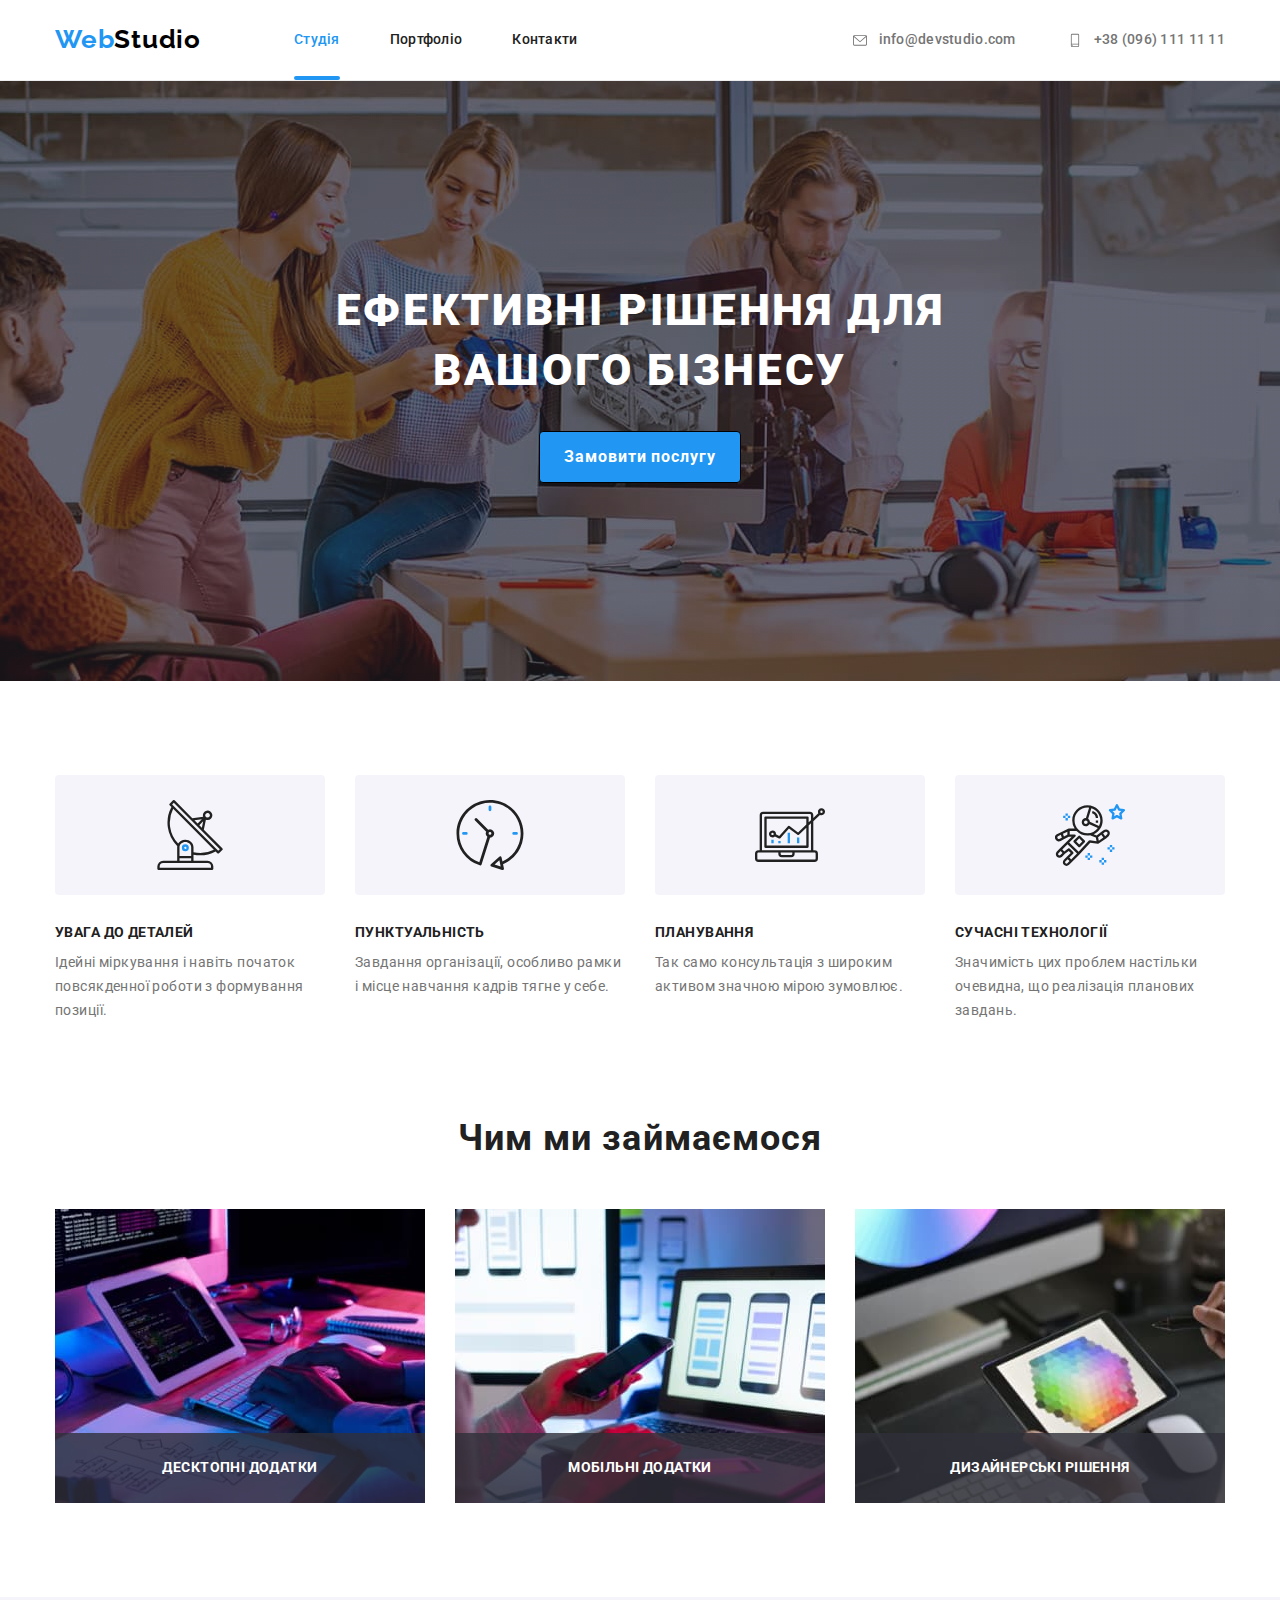
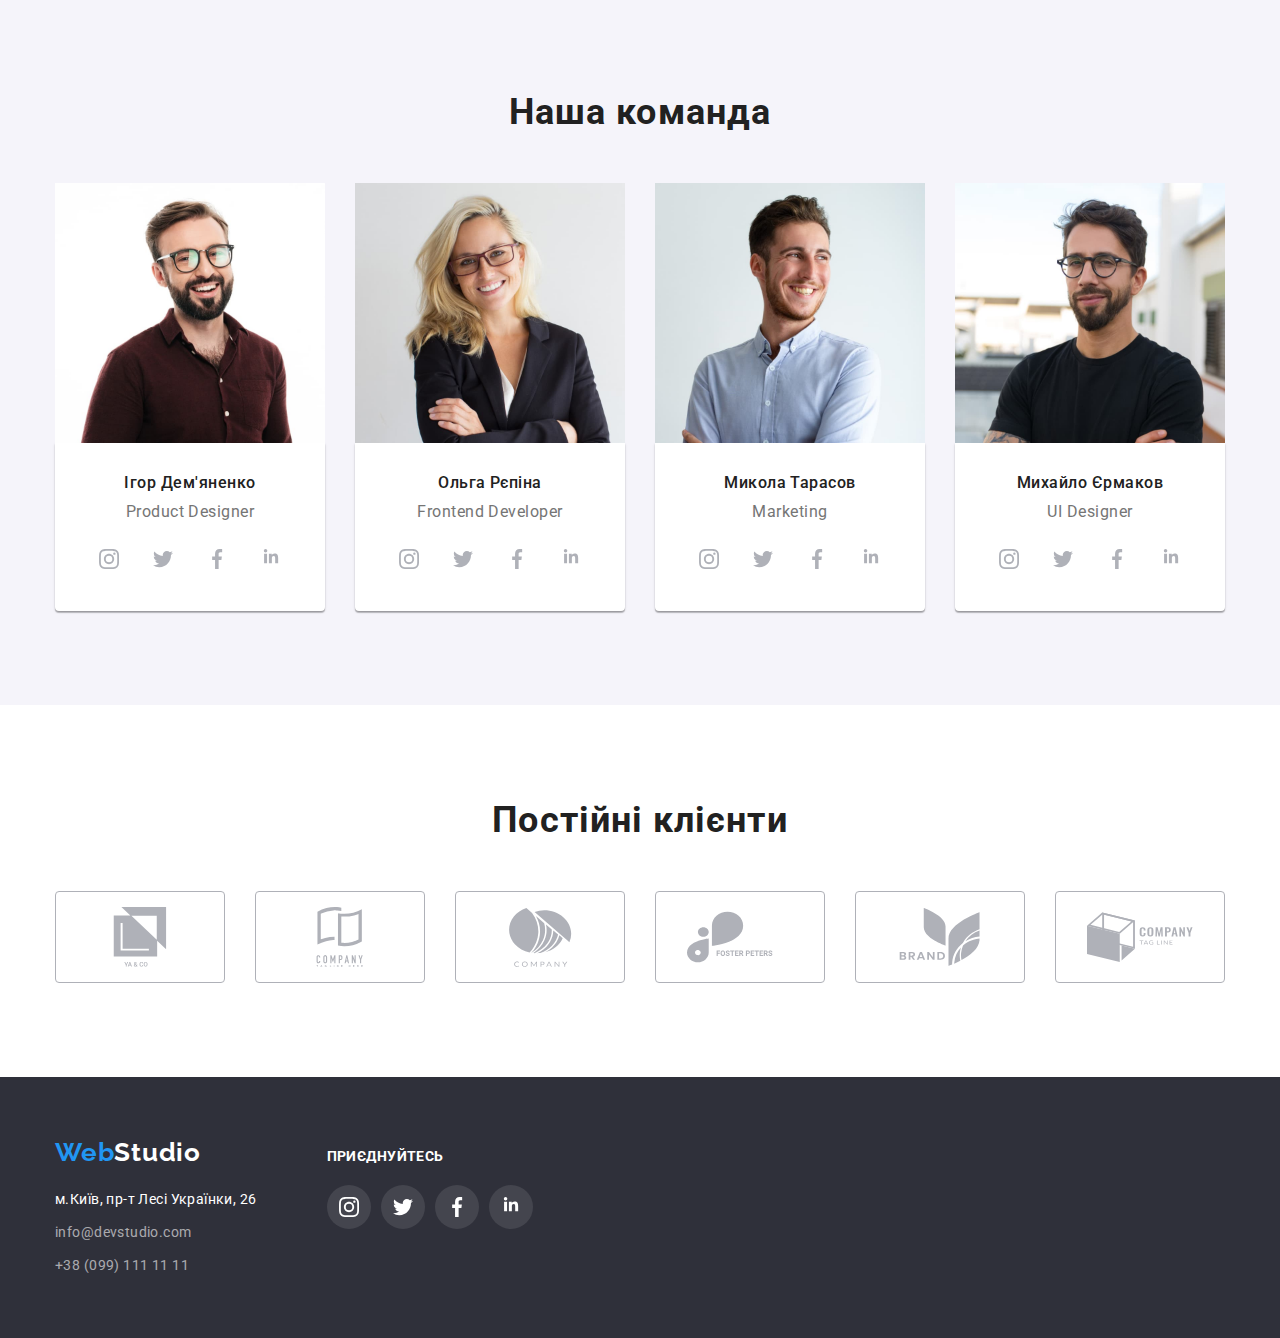
<file: index.html>
<!DOCTYPE html>
<html lang="uk">
  <head>
    <meta charset="UTF-8">
    <meta http-equiv="X-UA-Compatible" content="IE=edge">
    <meta name="viewport" content="width=device-width, initial-scale=1.0">
    <title lang="en">WebStudio (Version 2.1)</title>
    <link rel="preconnect" href="https://fonts.googleapis.com">
    <link rel="preconnect" href="https://fonts.gstatic.com" crossorigin>
    <link href="https://fonts.googleapis.com/css2?family=Raleway:wght@700&family=Roboto:wght@400;500;700;900&display=swap" rel="stylesheet">
    <link rel="stylesheet" href="./css/modern-normalize.css">
    <link rel="stylesheet" href="./css/styles.css">
  </head>
  <body>
    <header class="header-border">
      <div class="container main-nav"> 
        <nav class="main-nav">
          <a class="logo link" href="./index.html" lang="en"><span class="logo-web">Web</span><span class="logo-studio-header">Studio</span></a>
          <ul class="nav-list list">
            <li class="item"><a class="active current link" href="./index.html">Студія</a></li>
            <li class="item"><a class="active link" href="./portfolio.html">Портфоліо</a></li>
            <li class="item"><a class="active link" href="">Контакти</a></li>
          </ul>
        </nav>
        <ul class="header-contact list">
          <li class="item">
            <a class="header-icon-link link" href="mailto:info@devstudio.com" target="_blank" lang="en">
              <svg
                width="18"
                height="14"
                class="header-icons">
                <use href="./images/icons.svg#icon-envelope"/>
               </svg>info@devstudio.com
            </a>
          </li>
          
          <li class="item"> 
            <a class="header-icon-link link" href="tel:+380961111111">
              <svg
                width="18"
                height="14"
                class="header-icons">
                <use href="./images/icons.svg#icon-smartphone"/>
              </svg>+38 (096) 111 11 11
            </a>
          </li>
        </ul>
      </div>
    </header>
    <main>  
      <section class="section hero-bg">
        <div class="container">
          <h1 class="hero-title">Ефективні рішення для вашого бізнесу</h1>
          <button  class="hero-btn" type="button" data-modal-open>Замовити послугу</button>  
        </div>
      </section>    

      <section class="section">
        <div class="container">
          <h2 class="title" hidden>Наші пріорітети</h2>
          <ul class="skills list">
            <li class="item">
              <div class="skills-icon-place">
                <svg
                  width="70"
                  height="70"
                  class="skills-icon">
                  <use href="./images/icons.svg#icon-antenna"/>
                </svg>
              </div> 
              <h3 class="subtitle">Увага до деталей</h3>
              <p class="about">
                Ідейні міркування і навіть початок повсякденної роботи з формування позиції.
              </p>
            </li>
            <li class="item">
              <div class="skills-icon-place">
                <svg
                  width="70"
                  height="70"
                  class="skills-icon">
                  <use href="./images/icons.svg#icon-clock"/>
                </svg>
              </div> 
              <h3 class="subtitle">Пунктуальність</h3>
              <p class="about">
                Завдання організації, особливо рамки і місце навчання кадрів тягне у себе.
              </p>
            </li>
            <li class="item">
              <div class="skills-icon-place">
                <svg
                  width="70"
                  height="70"
                  class="skills-icon">
                  <use href="./images/icons.svg#icon-diagram"/>
                </svg>
              </div> 
              <h3 class="subtitle">Планування</h3>
              <p class="about">
                Так само консультація з широким активом значною мірою зумовлює.
              </p>
            </li>
            <li class="item">
              <div class="skills-icon-place">
                <svg
                  width="70"
                  height="70"
                  class="skills-icon">
                  <use href="./images/icons.svg#icon-astronaut"/>
                </svg>
              </div> 
              <h3 class="subtitle">Сучасні технології</h3>
              <p class="about">
                Значимість цих проблем настільки очевидна, що реалізація планових завдань.
              </p>
            </li>
          </ul>
        </div>
      </section>

      <section class="section no-padding">
        <div class="container">
          <h2 class="title">Чим ми займаємося</h2>
          <ul class="our-work list">
            <li class="item">
              <div class="img-box">
                <img src="./images/our_work/box_1.jpg" alt="чоловік працюючий за комп'ютером" width="370" height="294">
                <p class="label">Десктопні додатки</p>
              </div>
            </li>
            <li class="item">
              <div class="img-box">
                <img src="./images/our_work/box_2.jpg" alt="чоловік з телефоном в руці" width="370" height="294">
                <p class="label">Мобільні додатки</p>
              </div>
            </li>
            <li class="item">
              <div class="img-box">
                <img src="./images/our_work/box_3.jpg" alt="чоловік тримає в руці планшет" width="370" height="294">
                <p class="label">Дизайнерські рішення</p>
              </div>
            </li>
          </ul>
        </div>
      </section>

      <section class="section our-team-bg">
        <div class="container">
          <h2 class="title">Наша команда</h2>
          <ul class="our-team list list">
            <li class="item">
              <img
                src="./images/our_team/igor_demjanenko.jpg"
                alt="усміхнений чоловік"
                width="270"
                height="260">
              <div class="team-title">
                <h3 class="member-name">Ігор Дем'яненко</h3>
                <p class="member-about" lang="en">Product Designer</p>
                <ul class="team-soc-list list">
                    <li class="team-soc-items">
                      <a href="#" class="team-soc-link link">
                        <svg
                          width="20"
                          height="20"
                          class="team-soc-icons">
                        <use href="./images/icons.svg#icon-instagram"/>
                        </svg> 
                      </a>
                    </li>

                    <li class="team-soc-items">
                      <a href="#" class="team-soc-link link">
                        <svg
                          width="20"
                          height="20"
                          class="team-soc-icons">
                        <use href="./images/icons.svg#icon-twitter"/>
                        </svg> 
                      </a>
                    </li>

                    <li class="team-soc-items">
                      <a href="#" class="team-soc-link link">
                        <svg
                          width="20"
                          height="20"
                          class="team-soc-icons">
                        <use href="./images/icons.svg#icon-facebook"/>
                        </svg> 
                      </a>
                    </li>

                    <li class="team-soc-items">
                      <a href="#" class="team-soc-link link">
                        <svg
                          width="20"
                          height="20"
                          class="team-soc-icons">
                        <use href="./images/icons.svg#icon-linkedin"/>
                        </svg> 
                      </a>
                    </li>
                </ul>
              </div>
            </li>
            <li class="item">
              <img
                src="./images/our_team/olga_repina.jpg"
                alt="усміхнена жінка"
                width="270"
                height="260">
              <div class="team-title">
                <h3 class="member-name">Ольга Рєпіна</h3>
                <p class="member-about" lang="en">Frontend Developer</p>
                <ul class="team-soc-list list">
                    <li class="team-soc-items">
                      <a href="#" class="team-soc-link link">
                        <svg
                          width="20"
                          height="20"
                          class="team-soc-icons">
                        <use href="./images/icons.svg#icon-instagram"/>
                        </svg> 
                      </a>
                    </li>
                    <li class="team-soc-items">
                      <a href="#" class="team-soc-link link">
                        <svg
                          width="20"
                          height="20"
                          class="team-soc-icons">
                        <use href="./images/icons.svg#icon-twitter"/>
                        </svg> 
                      </a>
                    </li>
                    <li class="team-soc-items">
                      <a href="#" class="team-soc-link link">
                        <svg
                          width="20"
                          height="20"
                          class="team-soc-icons">
                        <use href="./images/icons.svg#icon-facebook"/>
                        </svg> 
                      </a>
                    </li>
                    <li class="team-soc-items">
                      <a href="#" class="team-soc-link link">
                        <svg
                          height="20"
                          class="team-soc-icons">
                        <use href="./images/icons.svg#icon-linkedin"/>
                        </svg> 
                      </a>
                    </li>
                </ul>
              </div>
            </li>
            <li class="item">
              <img
                src="./images/our_team/nikolay_tarasov.jpg"
                alt="усміхнений чоловік"
                width="270"
                height="260">
              <div class="team-title">
                <h3 class="member-name">Микола Тарасов</h3>
                <p class="member-about" lang="en">Marketing</p>
                <ul class="team-soc-list list">
                    <li class="team-soc-items">
                      <a href="#" class="team-soc-link link">
                        <svg
                          width="20"
                          height="20"
                          class="team-soc-icons">
                        <use href="./images/icons.svg#icon-instagram"/>
                        </svg> 
                      </a>
                    </li>
                    <li class="team-soc-items">
                      <a href="#" class="team-soc-link link">
                        <svg
                          width="20"
                          height="20"
                          class="team-soc-icons">
                        <use href="./images/icons.svg#icon-twitter"/>
                        </svg> 
                      </a>
                    </li>
                    <li class="team-soc-items">
                      <a href="#" class="team-soc-link link">
                        <svg
                          width="20"
                          height="20"
                          class="team-soc-icons">
                        <use href="./images/icons.svg#icon-facebook"/>
                        </svg> 
                      </a>
                    </li>
                    <li class="team-soc-items">
                      <a href="#" class="team-soc-link link">
                        <svg
                          width="20"
                          height="20"
                          class="team-soc-icons">
                        <use href="./images/icons.svg#icon-linkedin"/>
                        </svg> 
                      </a>
                    </li>
                </ul>
              </div>
              </li>
            <li class="item">
              <img
                src="./images/our_team/mihail_ermakov.jpg"
                alt="усміхнений чоловік"
                width="270"
                height="260">
              <div class="team-title">
                <h3 class="member-name">Михайло Єрмаков</h3>
                <p class="member-about" lang="en">UI Designer</p>
                <ul class="team-soc-list list">
                    <li class="team-soc-items">
                      <a href="#" class="team-soc-link link">
                        <svg
                          width="20"
                          height="20"
                          class="team-soc-icons">
                        <use href="./images/icons.svg#icon-instagram"/>
                        </svg> 
                      </a>
                    </li>

                    <li class="team-soc-items">
                      <a href="#" class="team-soc-link link">
                        <svg
                          width="20"
                          height="20"
                          class="team-soc-icons">
                        <use href="./images/icons.svg#icon-twitter"/>
                        </svg> 
                      </a>
                    </li>

                    <li class="team-soc-items">
                      <a href="#" class="team-soc-link link">
                        <svg
                          width="20"
                          height="20"
                          class="team-soc-icons">
                        <use href="./images/icons.svg#icon-facebook"/>
                        </svg> 
                      </a>
                    </li>

                    <li class="team-soc-items">
                      <a href="#" class="team-soc-link link">
                        <svg
                          width="20"
                          height="20"
                          class="team-soc-icons">
                        <use href="./images/icons.svg#icon-linkedin"/>
                        </svg> 
                      </a>
                    </li>
                </ul>
              </div>
            </li>
          </ul>
        </div>
      </section>

      <section class="section">
        <div class="client-section container">
          <h2 class="title">Постійні клієнти</h2>
          <ul class="client-list list">
            <li class="client-item">
              <a href="#" class="client-link link">
                <svg
                  width="106"
                  height="60"
                  class="client-icon">
                  <use href="./images/icons.svg#icon-client"/>
                </svg> 
              </a>
            </li>
            <li class="client-item">
              <a href="#" class="client-link link">
               <svg
                 width="106"
                 height="60"
                 class="client-icon">
                 <use href="./images/icons.svg#icon-client1"/>
               </svg> 
              </a>
            </li>
            <li class="client-item">
              <a href="#" class="client-link link">
                  <svg
                    width="106"
                    height="60"
                    class="client-icon">
                    <use href="./images/icons.svg#icon-client2"/>
                  </svg> 
              </a>
            </li>
            <li class="client-item">
              <a href="#" class="client-link link">
                <svg
                  width="106"
                  height="60"
                  class="client-icon">
                  <use href="./images/icons.svg#icon-client3"/>
                </svg> 
              </a>
            </li>
            <li class="client-item">
              <a href="#" class="client-link link">
                <svg
                 width="106"
                 height="60"
                 class="client-icon">
                 <use href="./images/icons.svg#icon-client4"/>
                </svg> 
              </a>
            </li>
            <li class="client-item">
              <a href="#" class="client-link link">
                <svg
                 width="106"
                 height="60"
                 class="client-icon">
                 <use href="./images/icons.svg#icon-client5"/>
               </svg> 
              </a>
            </li>
          </ul>

        </div>
      </section>
    </main>

    <footer class="footer">
      <div class="footer-blocks container">
        <div>
          <a class="logo-footer link" href="./index.html" lang="en"><span class="logo-web">Web</span><span class="logo-studio-footer">Studio</span></a>
          <ul class="footer-adress-block list">
            <li>
              <a class="footer-adress link" href="https://goo.gl/maps/M9eBpiQ83PVmo5ni9" target="_blank">м.Київ, пр-т Лесі Українки, 26</a>
            </li>
            <li>
              <a class="footer-contact link" href="mailto:info@example.com" target="_blank">info@devstudio.com</a>
            </li>
            <li>
              <a class="footer-contact link" href="tel:+380991111111"> +38 (099) 111 11 11</a>
            </li>
          </ul>
        </div>
        <div class="footer-soc-links">
          <p class="join-title">приєднуйтесь</p>
          <ul class="join-list list">
            <li class="footer-soc-items">
              <a href="#" class="footer-soc-link link">
                <svg
                  width="20"
                  height="20"
                  class="footer-soc-icons">
                  <use href="./images/icons.svg#icon-instagram"/>
                </svg> 
              </a>
            </li>
            <li class="footer-soc-items">
              <a href="#" class="footer-soc-link link">
                <svg
                  width="20"
                  height="20"
                  class="footer-soc-icons">
                  <use href="./images/icons.svg#icon-twitter"/>
                </svg> 
              </a>
            </li>
            <li class="footer-soc-items">
              <a href="#" class="footer-soc-link link">
                <svg
                  width="20"
                  height="20"
                  class="footer-soc-icons">
                  <use href="./images/icons.svg#icon-facebook"/>
                </svg> 
              </a>
            </li>
            <li class="footer-soc-items">
              <a href="#" class="footer-soc-link link">
                <svg
                  width="20"
                  height="20"
                  class="footer-soc-icons">
                  <use href="./images/icons.svg#icon-linkedin"/>
                </svg>
              </a>
            </li>
          </ul>
        </div>
      </div>    
    </footer>
  
    <!-- backdrop -->
    
    <div class="backdrop is-hidden" data-modal>
      <div class="modal">
        <button type="button" class="modal-button-close" data-modal-close>
          <svg class="icon-close">
            <use href="./images/icons.svg#button-close"/>
          </svg>
        </button>
      </div>
    </div>
    <script src="./js/modal.js"></script>
  </body>
</html>
</file>
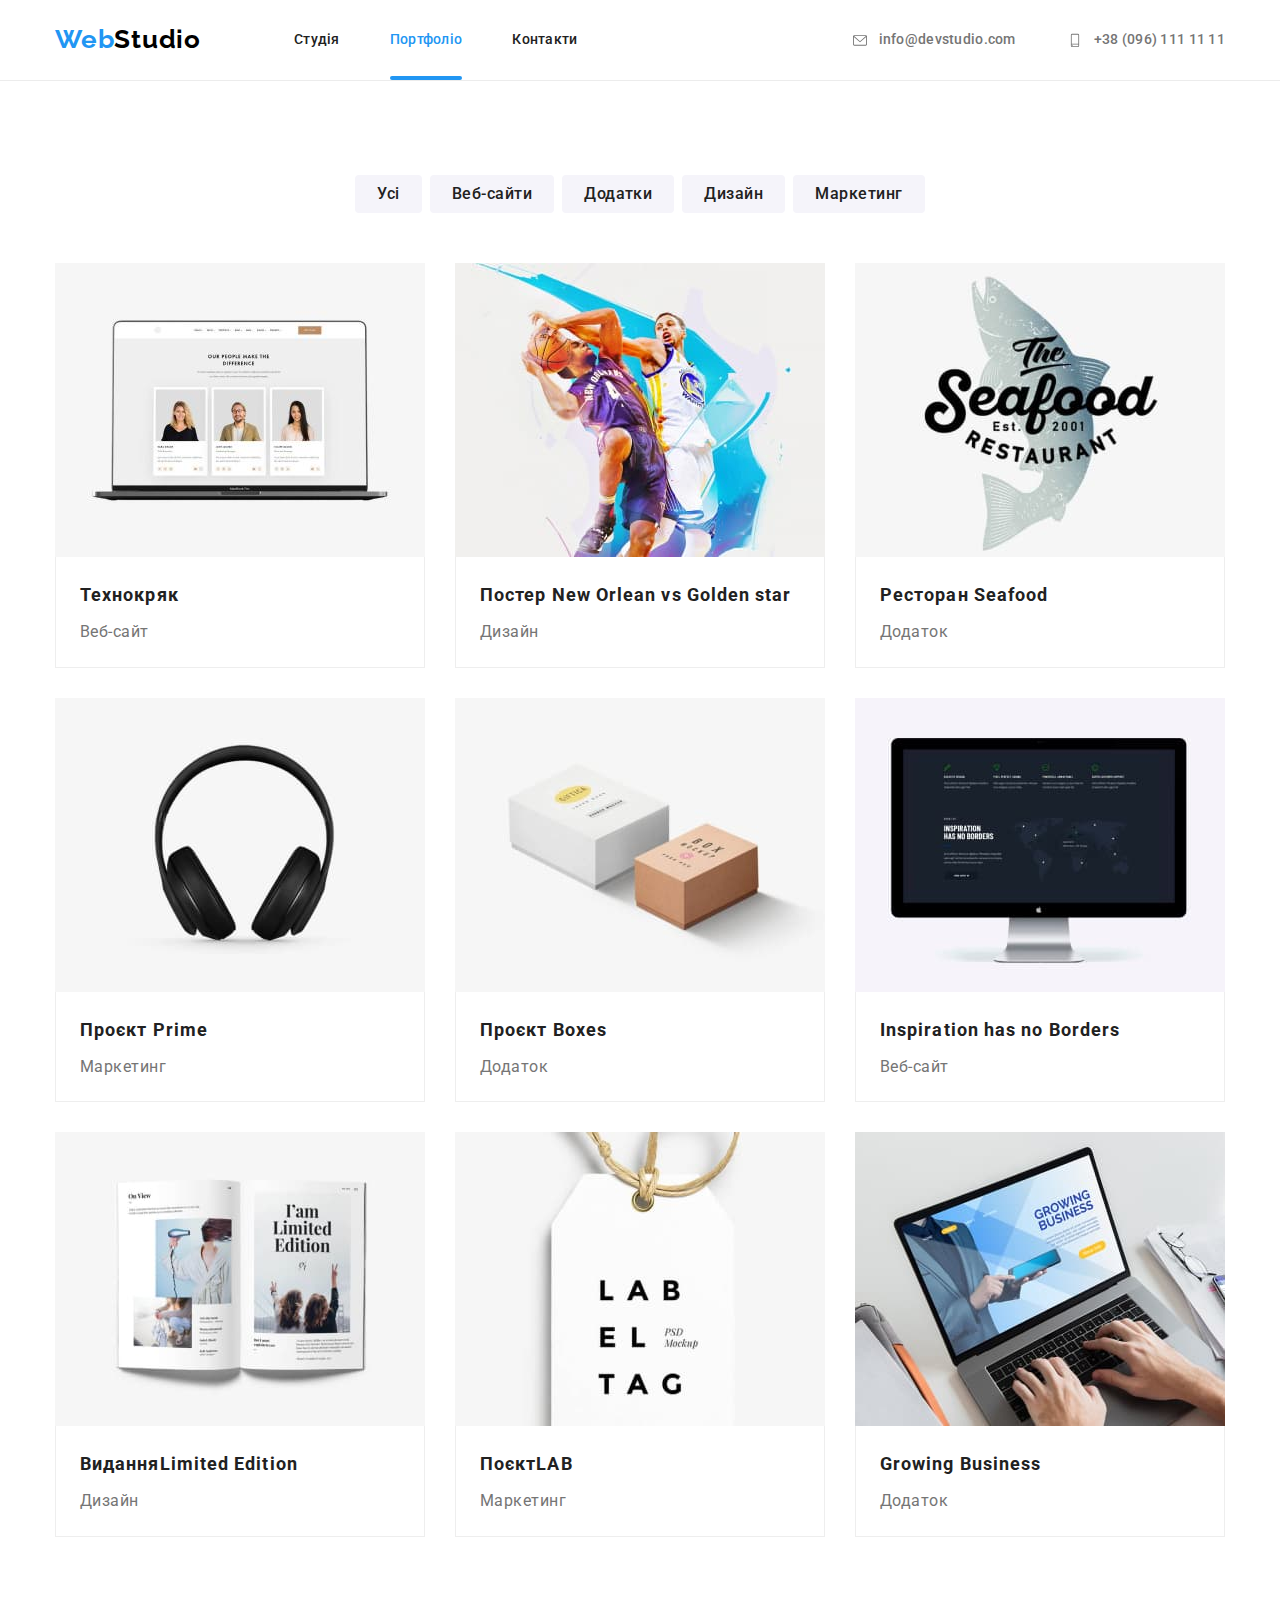
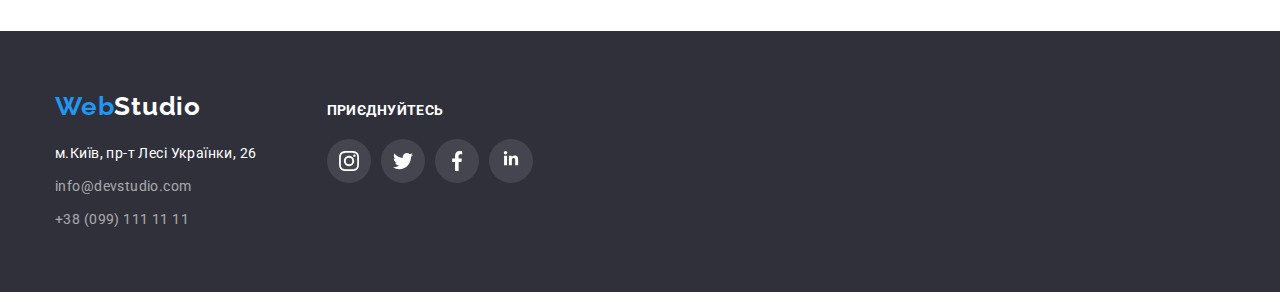
<file: portfolio.html>
<!DOCTYPE html>
<html lang="uk">
  <head>
    <meta charset="UTF-8">
    <meta http-equiv="X-UA-Compatible" content="IE=edge">
    <meta name="viewport" content="width=device-width, initial-scale=1.0">
    <title lang="en">WebStudio Portfolio</title>
    <link rel="preconnect" href="https://fonts.googleapis.com">
    <link rel="preconnect" href="https://fonts.gstatic.com" crossorigin>
    <link href="https://fonts.googleapis.com/css2?family=Raleway:wght@700&family=Roboto:wght@400;500;700;900&display=swap" rel="stylesheet">
    <link rel="stylesheet" href="./css/modern-normalize.css">
    <link rel="stylesheet" href="./css/styles.css">
  </head>
  <body>
    <header class="header-border">
      <div class="container main-nav"> 
        <nav class="main-nav">
          <a class="logo link" href="./index.html" lang="en"><span class="logo-web">Web</span><span class="logo-studio-header">Studio</span></a>
          <ul class="nav-list list">
            <li class="item"><a class="active link" href="./index.html">Студія</a></li>
            <li class="item"><a class="active current link" href="./portfolio.html">Портфоліо</a></li>
            <li class="item"><a class="active link" href="">Контакти</a></li>
          </ul>
        </nav>
        <ul class="header-contact list">
          <li class="item">
            <a class="header-icon-link link" href="mailto:info@devstudio.com" target="_blank" lang="en">
              <svg
                width="18"
                height="14"
                class="header-icons">
                <use href="./images/icons.svg#icon-envelope"/>
               </svg>info@devstudio.com
            </a>
          </li>
          
          <li class="item"> 
            <a class="header-icon-link link" href="tel:+380961111111">
              <svg
                width="18"
                height="14"
                class="header-icons">
                <use href="./images/icons.svg#icon-smartphone"/>
              </svg>+38 (096) 111 11 11
            </a>
          </li>
        </ul>
      </div>
    </header>

    <main>
      <section class="section">
        <div class="container">
          <h1 hidden>Наші проєкти</h1>
          <ul class="filter list">
            <li class="item"><button class="filter-btn" type="button">Усі</button></li>
            <li class="item"><button class="filter-btn" type="button">Веб-сайти</button></li>
            <li class="item"><button class="filter-btn" type="button">Додатки</button></li>
            <li class="item"><button class="filter-btn" type="button">Дизайн</button></li>
            <li class="item"><button class="filter-btn" type="button">Маркетинг</button></li>
          </ul>
        
          <ul class="project-set list">
            <li class="item">
              <a href="#" class="project-link link">
                <div class="thumb">
                  <img src="./images/portfolio/tehno.jpg" alt="світлина веб-сайту на ноутбуці" width="370" height="294">
                    <div class="overlay-project">
                      <p class="overlay-text" >Ресурс пропонує комплексні пропозиції з різним рівнем функціоналу та сервісів. Все це дозволить відвідувачу отримати вичерпні відомості про компанію чи приватну особу.</p>
                    </div>
                </div>
                <div class="project-title">
                  <h2 class="project-name">Технокряк</h2>
                  <p class="project-about" >Веб-сайт</p>
                </div>
              </a>
            </li>

            <li class="item">
              <a href="#" class="project-link link">
                <div class="thumb">
                  <img src="./images/portfolio/new-orlean.jpg" alt="два гравці в баскетбол" width="370" height="294">
                    <div class="overlay-project">
                      <p class="overlay-text" >Ресурс пропонує комплексні пропозиції з різним рівнем функціоналу та сервісів. Все це дозволить відвідувачу отримати вичерпні відомості про компанію чи приватну особу.</p>
                    </div>
                </div>
                <div class="project-title">
                  <h2 class="project-name">Постер <span lang="en">New Orlean vs Golden star</span></h2>
                  <p class="project-about">Дизайн</p>
                </div>
              </a>
            </li>

            <li class="item">
              <a href="#" class="project-link link">
                <div class="thumb">
                  <img src="./images/portfolio/seafood.jpg" alt="логотип ресторану" width="370" height="294">
                    <div class="overlay-project">
                      <p class="overlay-text" >Ресурс пропонує комплексні пропозиції з різним рівнем функціоналу та сервісів. Все це дозволить відвідувачу отримати вичерпні відомості про компанію чи приватну особу.</p>
                    </div>
                </div>
                <div class="project-title">
                  <h2 class="project-name">Ресторан <span lang="en">Seafood</span></h2>
                  <p class="project-about">Додаток</p>
                </div>
              </a>
            </li>

            <li class="item">
              <a href="#" class="project-link link">
                <div class="thumb">
                  <img src="./images/portfolio/Prime.jpg" alt="навушники" width="370" height="294">
                    <div class="overlay-project">
                      <p class="overlay-text" >Ресурс пропонує комплексні пропозиції з різним рівнем функціоналу та сервісів. Все це дозволить відвідувачу отримати вичерпні відомості про компанію чи приватну особу.</p>
                    </div>
                </div>
                <div class="project-title">
                  <h2 class="project-name">Проєкт <span lang="en">Prime</span></h2>
                  <p class="project-about">Маркетинг</p>
                </div>
              </a>
            </li>

            <li class="item">
              <a href="#" class="project-link link">
                <div class="thumb">
                  <img src="./images/portfolio/boxes.jpg" alt="дві паперові коробки" width="370" height="294">
                    <div class="overlay-project">
                      <p class="overlay-text" >Ресурс пропонує комплексні пропозиції з різним рівнем функціоналу та сервісів. Все це дозволить відвідувачу отримати вичерпні відомості про компанію чи приватну особу.</p>
                    </div>
                </div>
                <div class="project-title">
                  <h2 class="project-name">Проєкт <span lang="en">Boxes</span></h2>
                  <p class="project-about">Додаток</p>
                </div>
              </a>
            </li>

            <li class="item">
              <a href="#" class="project-link link">
                <div class="thumb">
                  <img src="./images/portfolio/inspiration.jpg" alt="монітор показує сайт проєкту" width="370" height="294">
                    <div class="overlay-project">
                      <p class="overlay-text" >Ресурс пропонує комплексні пропозиції з різним рівнем функціоналу та сервісів. Все це дозволить відвідувачу отримати вичерпні відомості про компанію чи приватну особу.</p>
                    </div>
                </div>
                <div class="project-title">
                  <h2 class="project-name" lang="en">Inspiration has no Borders</h2>
                  <p class="project-about">Веб-сайт</p>
                </div>
              </a>
            </li>

            <li class="item">
              <a href="#" class="project-link link">
                <div class="thumb">
                  <img src="./images/portfolio/limited-edition.jpg" alt="розгорнути книга з картинками" width="370" height="294">
                    <div class="overlay-project">
                      <p class="overlay-text" >Ресурс пропонує комплексні пропозиції з різним рівнем функціоналу та сервісів. Все це дозволить відвідувачу отримати вичерпні відомості про компанію чи приватну особу.</p>
                    </div>
                </div>
                <div class="project-title">
                  <h2 class="project-name">Видання<span lang="en">Limited Edition</span></h2>
                  <p class="project-about">Дизайн</p>
                </div>
              </a>
            </li>

            <li class="item">
              <a href="#" class="project-link link">
                <div class="thumb">
                  <img src="./images/portfolio/lab.jpg" alt="лейба з надписом" width="370" height="294">
                    <div class="overlay-project">
                      <p class="overlay-text" >Ресурс пропонує комплексні пропозиції з різним рівнем функціоналу та сервісів. Все це дозволить відвідувачу отримати вичерпні відомості про компанію чи приватну особу.</p>
                    </div>
                </div>
                <div class="project-title">
                  <h2 class="project-name">Поєкт<span lang="en">LAB</span></h2>
                  <p class="project-about">Маркетинг</p>
                </div>
              </a>
            </li>

            <li class="item">
              <a href="#" class="project-link link">
                <div class="thumb">
                  <img src="./images/portfolio/growing-busines.jpg" alt="чоловік друкує на ноутбуці" width="370" height="294">
                    <div class="overlay-project">
                      <p class="overlay-text" >Ресурс пропонує комплексні пропозиції з різним рівнем функціоналу та сервісів. Все це дозволить відвідувачу отримати вичерпні відомості про компанію чи приватну особу.</p>
                    </div>
                </div>
                <div class="project-title">
                  <h2 class="project-name" lang="en">Growing Business</h2>
                  <p class="project-about">Додаток</p>
                </div>
              </a>
            </li>
          </ul>
        </div>
      </section>
    </main>

    <footer class="footer">
      <div class="footer-blocks container">
        <div>
          <a class="logo-footer link" href="./index.html" lang="en"><span class="logo-web">Web</span><span class="logo-studio-footer">Studio</span></a>
          <ul class="footer-adress-block list">
            <li>
              <a class="footer-adress link" href="https://goo.gl/maps/M9eBpiQ83PVmo5ni9" target="_blank">м.Київ, пр-т Лесі Українки, 26</a>
            </li>
            <li>
              <a class="footer-contact link" href="mailto:info@example.com" target="_blank">info@devstudio.com</a>
            </li>
            <li>
              <a class="footer-contact link" href="tel:+380991111111"> +38 (099) 111 11 11</a>
            </li>
          </ul>
        </div>
        <div class="footer-soc-links">
          <p class="join-title">приєднуйтесь</p>
          <ul class="join-list list">
            <li class="footer-soc-items">
              <a href="#" class="footer-soc-link link">
                <svg
                  width="20"
                  height="20"
                  class="footer-soc-icons">
                  <use href="./images/icons.svg#icon-instagram"/>
                </svg> 
              </a>
            </li>
            <li class="footer-soc-items">
              <a href="#" class="footer-soc-link link">
                <svg
                  width="20"
                  height="20"
                  class="footer-soc-icons">
                  <use href="./images/icons.svg#icon-twitter"/>
                </svg> 
              </a>
            </li>
            <li class="footer-soc-items">
              <a href="#" class="footer-soc-link link">
                <svg
                  width="20"
                  height="20"
                  class="footer-soc-icons">
                  <use href="./images/icons.svg#icon-facebook"/>
                </svg> 
              </a>
            </li>
            <li class="footer-soc-items">
              <a href="#" class="footer-soc-link link">
                <svg
                  width="20"
                  height="20"
                  class="footer-soc-icons">
                  <use href="./images/icons.svg#icon-linkedin"/>
                </svg> 
              </a>
            </li>
          </ul>
        </div>
      </div>    
    </footer>
  </body>
</html>
</file>
<file: css/styles.css>
:root {
    --primary-page-color: #ffffff;
    --secondary-page-color: #F5F4FA;
    --primary-text-color: #212121;
    --secondary-text-color: #757575;
    --active-text-color: #2196F3;
    --not-active-icon-color: #AFB1B8;
    --overlay-project-color: rgba(33, 150, 243, 0.9);
;
    --cubic-bezier-primary: cubic-bezier(0.4, 0, 0.2, 1);
}

body {
    background-color:var(--primary-page-color);
    color: var(--primary-text-color);
    font-family: Roboto, sans-serif;
}

img {
    display: block;
    max-width: 100%;
    height: auto;
}

h1,
h2,
h3,
p,
ul {
    margin: 0;
}

.link {
    text-decoration: none;
}

.list {
    list-style-type: none;

    padding: 0;
    margin: 0;
}

.section {
    padding: 94px 0px;
}

.section.no-padding {
    padding-top: 0px;
}

.container {
    width: 1200px;
    margin: 0 auto;
    padding: 0 15px;
}

/*header styles*/

.logo {
    padding-top: 24px;
    padding-bottom: 25px;

    font-family: Raleway, sans-serif;
    font-weight: 700;
    font-size: 26px;
    line-height: 1.19;
    letter-spacing: 0.03em;
}
.logo-web {
    color: var(--active-text-color);
}

.logo-studio-header {
    color: #000000;
}

.main-nav {
    display: flex;
    align-items: center;
}

.nav-list {
    display: flex;
    margin-left: 93px;
}

.nav-list .item:not(:last-child) {
    margin-right: 50px;
} 

.nav-list .link {
    color:inherit;
    padding: 32px 0;
    display: block;

    font-weight: 500;
    font-size: 14px;
    line-height: 1.14;
    letter-spacing: 0.02em;

    transition-property: color;
    transition-duration: 250ms;
    transition-timing-function: var(--cubic-bezier-primary);
}

.header-contact .link {
    margin-left: auto;
    padding: 32px 0px;

    color: var(--secondary-text-color);
    font-weight: 500;
    font-size: 14px;
    line-height: 1.14;
    letter-spacing: 0.02em;

    transition-property: color;
    transition-duration: 250ms;
    transition-timing-function: var(--cubic-bezier-primary);
}

.nav-list .link:hover,
.nav-list .link:focus,
.header-contact .link:hover,
.header-contact .link:focus {
    color: var(--active-text-color);
}

.active {
    position: relative;
}

.active.current::after {
    content: "";
    position: absolute;
    bottom: 0px;

    display: block;
    width: 100%;
    height: 4px;
    background-color: var(--active-text-color);
    border-radius: 4px;
}

.nav-list .current {
    color: var(--active-text-color);
}

.header-contact {
    display: flex;
    margin-left: auto;
}

.header-contact .item:not(:last-child) {
    margin-right: 50px;
}

.header-icons {
    fill: currentColor;
    margin-right: 10px;
}

.header-icon-link {
    display: flex;
    align-items: center
}

.header-border {
    border-bottom: 1px solid #ECECEC;
}
/* main styles */

/* Hero styles */

.hero-bg {
    padding: 200px 0;
    margin: 0 auto;
    max-width: 1600px;
    max-height: 600px;

    text-align: center;
    background-color: #C4C4C4;
    background-image: linear-gradient(rgba(47, 48, 58, 0.4), rgba(47, 48, 58, 0.4)),
    url('../images/hero.jpg');
    background-repeat: no-repeat;
    background-position: center;
    background-size: cover;
    background-position: center;
}

.hero-title {
    width: 696px;
    margin: 0 auto 30px;
    color: #ffffff;
    font-weight: 900;
    font-size: 44px;
    line-height: 1.36;
    text-align: center;
    letter-spacing: 0.06em;
    text-transform: uppercase;
}

.hero-btn {
    padding: 10px 24px;    
    background-color: #2196F3;
    color: #ffffff;
    cursor: pointer;
    font-family:inherit;
    font-weight: 700;
    font-size: 16px;
    line-height: 1.88;
    letter-spacing: 0.06em;
    border: 1px solid #000000;
    border-radius: 4px;
}

/* Skills section */

.nopadding {
    padding-bottom: -94px;
}

.skills {
    display: flex;
}

.skills-icon-place {
    margin-bottom: 30px         ;
    display: flex;
    width: 270px;
    height: 120px;
    background-color: var(--secondary-page-color);
    border-radius: 4px;
    justify-content: center;
    align-items: center;
    
}

.skills .item:not(:last-child) {
    margin-right: 30px;
}


.skills-title {
    font-weight: 700;
    font-size: 36px;
    line-height: 1.17;
    text-align: center;
    letter-spacing: 0.03em;
}

.subtitle {
    margin-bottom: 10px;

    font-weight: 700;
    font-size: 14px;
    line-height: 1.14;
    letter-spacing: 0.03em;
    text-transform: uppercase;
}
.about {
    color: var(--secondary-text-color);
    font-size: 14px;
    line-height: 1.71;
    letter-spacing: 0.03em;
}

/* our-works section*/

.our-work {
    display: flex;
    flex-wrap: wrap;
    gap: 30px;
}

.our-work .item {
    flex-basis: calc(100%-60px) / 3;
}

.title {
    margin-bottom: 50px;

    font-weight: 700;
    font-size: 36px;
    line-height: 1.17;
    text-align: center;
    letter-spacing: 0.03em;
}

.img-box {
    display: flex;
    position: relative;
}

.label {
    

    position: absolute;
    width: 100%;
    height: 70px;
    bottom: 0;
    padding-top: 27px;
    padding-bottom: 27px;

    color: #ffffff;
    background-color: rgba(47, 48, 58, 0.8);
    font-weight: 700;
    font-size: 14px;
    line-height: 1.14;
    text-align: center;
    letter-spacing: 0.03em;
    text-transform: uppercase;
}

/* our-team section*/

.our-team-bg {
    background-color: var(--secondary-page-color);
}

.our-team {
    display: flex;
    flex-wrap: wrap;
    gap:30px;
}

.our-team .item {
    flex-basis: calc(100%-90px) / 4;
}

.team-title {
    padding-top:  30px;
    padding-bottom: 30px;
    
    background-color: var(--primary-page-color);
    box-shadow: 0px 1px 3px rgba(0, 0, 0, 0.12), 0px 1px 1px rgba(0, 0, 0, 0.14), 0px 2px 1px rgba(0, 0, 0, 0.2);
    border-radius: 0px 0px 4px 4px;
}
.member-name {
    margin-bottom: 10px;

    font-weight: 500;
    font-size: 16px;
    line-height: 1.19;
    letter-spacing: 0.03em;
    text-align: center;
}
.member-about {
    color: var(--secondary-text-color);
    font-size: 16px;
    line-height: 1.19;
    letter-spacing: 0.03em;
    text-align: center  ;
    margin-bottom: 16px;
}

.team-soc-list {
    display: flex;
    justify-content: center;
    align-items: center;
}

.team-soc-items {
    width: 44px;
    height: 44px;
 }

 .team-soc-link {
    fill: var(--not-active-icon-color);
    display: flex;
    width: 100%;
    height: 100%;
    border-radius: 50%;
    justify-content: center;
    align-items: center;

    transition-property: fill, background-color;
    transition-duration: 250ms;
    transition-timing-function: var(--cubic-bezier-primary);
}

.team-soc-link:hover,
.team-soc-link:focus {
    fill: #ffffff;
    background-color: var(--active-text-color);
}

.team-soc-items:not(:last-child) {
    margin-right: 10px;
}
/*Clients*/

.client-list {
    display: flex;
    margin-right: auto;
    margin-left: auto;
}

.client-item:not(:last-child) {
    margin-right: 30px;
}

.client-link {
    width: 170px;
    height: 92px;
    display: flex;
    fill:var(--not-active-icon-color);
    align-items: center;
    justify-content: center;
    border: #AFB1B8 1px solid;
    border-radius: 4px;
    
    transition-property: fill, border-color;
    transition-duration: 250ms;
    transition-timing-function: var(--cubic-bezier-primary);
}

.client-link:hover,
.client-link:focus {
    fill: var(--active-text-color);
    border-color: var(--active-text-color);
}   


/* footer styles */

.footer  {
    padding-bottom: 60px;
    padding-top: 60px;
    background-color: #2F303A;
;
}

.logo-studio-footer{
    color: #ffffff;
}

.logo-footer {
    margin-bottom: 20px;
    display: inline-block;

    font-family: Raleway, sans-serif;
    font-weight: 700;
    font-size: 26px;
    line-height: 1.19;
    letter-spacing: 0.03em;
}

.footer-adress-block {
    display: flex;
    flex-direction: column;
    gap: 9px;
}

.footer-adress {
    color: #ffffff;
    font-size: 14px;
    line-height: 1.71;
    letter-spacing: 0.03em;

    transition-property: color;
    transition-duration: 250ms;
    transition-timing-function: var(--cubic-bezier-primary);
}

.footer-contact {
    color: rgba(255, 255, 255, 0.6);
    font-size: 14px;
    line-height: 1.71;
    letter-spacing: 0.03em;

    transition-property: color;
    transition-duration: 250ms;
    transition-timing-function: var(--cubic-bezier-primary);
}

.footer-adress:hover,
.footer-adress:focus,
.footer-contact:hover,
.footer-contact:focus {
    color: var(--active-text-color);
}

.footer-blocks {
    display: flex;
    align-items: baseline;
}



.footer-soc-items {
    width: 44px;
    height: 44px;
 }

 .footer-soc-link {
    fill: #ffffff;
    background-color: rgba(255, 255, 255, 0.1);
    display: flex;
    width: 100%;
    height: 100%;
    border-radius: 50%;
    justify-content: center;
    align-items: center;

    transition-property: background-color;
    transition-duration: 250ms;
    transition-timing-function: var(--cubic-bezier-primary);
}

.footer-soc-link:hover,
.footer-soc-link:focus {
    background-color: var(--active-text-color);
}

.footer-soc-items:not(:last-child) {
    margin-right: 10px;
}

.footer-soc-links {
    margin-left: 70px;
}

.join-list {
    display: flex;
    justify-content: center;
    align-items: center;
}

.join-title {
    margin-bottom: 20px;

    font-weight: 700;
    font-size: 14px;
    line-height: 1.14;
    letter-spacing: 0.03em;
    text-transform: uppercase;
    color: #FFFFFF;
}

/*PORTFOLIO main*/


/* filter buttons */

.filter {
    display: flex;
    justify-content: center;
    margin-bottom: 50px;
}

.filter .item:not(:last-child) {
    margin-right: 8px;
}

.filter-btn {
    padding: 6px 22px;
    background-color: #F5F4FA;
    border-radius: 4px;
    border: none;
    cursor: pointer;
    font-family: inherit;
    color: var(--primary-text-color);
    font-weight: 500;   
    font-size: 16px;
    line-height: 1.62;
    text-align: center;
    letter-spacing: 0.03em;

    transition-property: background-color, box-shadow, color;
    transition-duration: 250ms;
    transition-timing-function: var(--cubic-bezier-primary);
}

.filter-btn:hover,
.filter-btn:focus {
    background-color: var(--active-text-color);
    color: #ffffff;
    box-shadow: 0px 4px 4px rgba(0, 0, 0, 0.25);    
}
/* Portfolio Projects set */

.project-set {
    display: flex;
    flex-wrap: wrap;
    gap: 30px;    
}

.project-link {
    color: var(--primary-text-color);
    transition: box-shadow 250ms var(--cubic-bezier-primary);
}

.project-link:hover {
    box-shadow: 0px 4px 4px rgba(0, 0, 0, 0.25);
}

.project-name {
    font-weight: 700;
    font-size: 18px;
    line-height: 2;
    letter-spacing: 0.06em;
    margin-bottom: 4px;
}

.project-about {
    color: var(--secondary-text-color);
    font-size: 16px;
    line-height: 1.86;  
    letter-spacing: 0.03em;
}

.project-title {
    padding: 20px 24px;

    border-right: 1px solid #eeeeee;
    border-bottom: 1px solid #eeeeee;
    border-left: 1px solid #eeeeee;

}

.project-link {
    display: block;
}

.thumb {
    position: relative;
    overflow: hidden;
}

.overlay-project {
    position: absolute;
    display: flex;

    width: 100%;
    height: 100%;
    top: 0;
    transform: translateY(100%);
    
    background-color: var(--overlay-project-color);

    font-family: 'Roboto';
    font-style: normal; 
    font-weight: 400;
    font-size: 18px;
    line-height: 1.65;
    letter-spacing: 0.03em;
    color: #ffffff;
    align-items: center;
    justify-content: center;

    
    transition-property:  transform;
    transition-duration: 250ms;
    transition-timing-function: var(--cubic-bezier-primary);
}

.project-link:hover .overlay-project {
    transform: translateY(0);
}

.overlay-text {
    width: 322px;
}

/* backdrop */

.backdrop {
    position: fixed;
    top: 0px;
    left: 0px;

    width: 100%;
    height: 100%;
    background-color: rgba(0, 0, 0, 0.2);
    opacity: 1;

    transition-property: opacity;
    transition-duration: 250ms;
    transition-timing-function: var(--cubic-bezier-primary);

}

.backdrop.is-hidden {
    opacity: 0;
    pointer-events: none;
   
}

.modal {
    position: absolute;
    
    min-width: 528px;
    min-height: 581px;
    background-color: #ffffff;

    box-shadow: 0px 1px 3px rgba(0, 0, 0, 0.12), 0px 1px 1px rgba(0, 0, 0, 0.14), 0px 2px 1px rgba(0, 0, 0, 0.2);
    border-radius: 4px;

    top: 50%;
    left: 50%;

    transform: translate(-50%, -50%) scale(1);

    transition-property: transform;
    transition-duration: 250ms;
    transition-timing-function: var(--cubic-bezier-primary);
    
}
    

.backdrop.is-hidden .modal {
    transform: translate(-50%, -50%) scale(0.1);
}

.modal-button-close {
    position: absolute;
    right: 8px;
    top: 8px;
    
    width: 30px;
    height: 30px;
    border: 1px solid rgba(0, 0, 0, 0.1);
    border-radius: 50%;
    background-color: transparent;
    cursor: pointer;
    
}

.icon-close {
    width: 100%;
    height: 100%;
}
</file>
